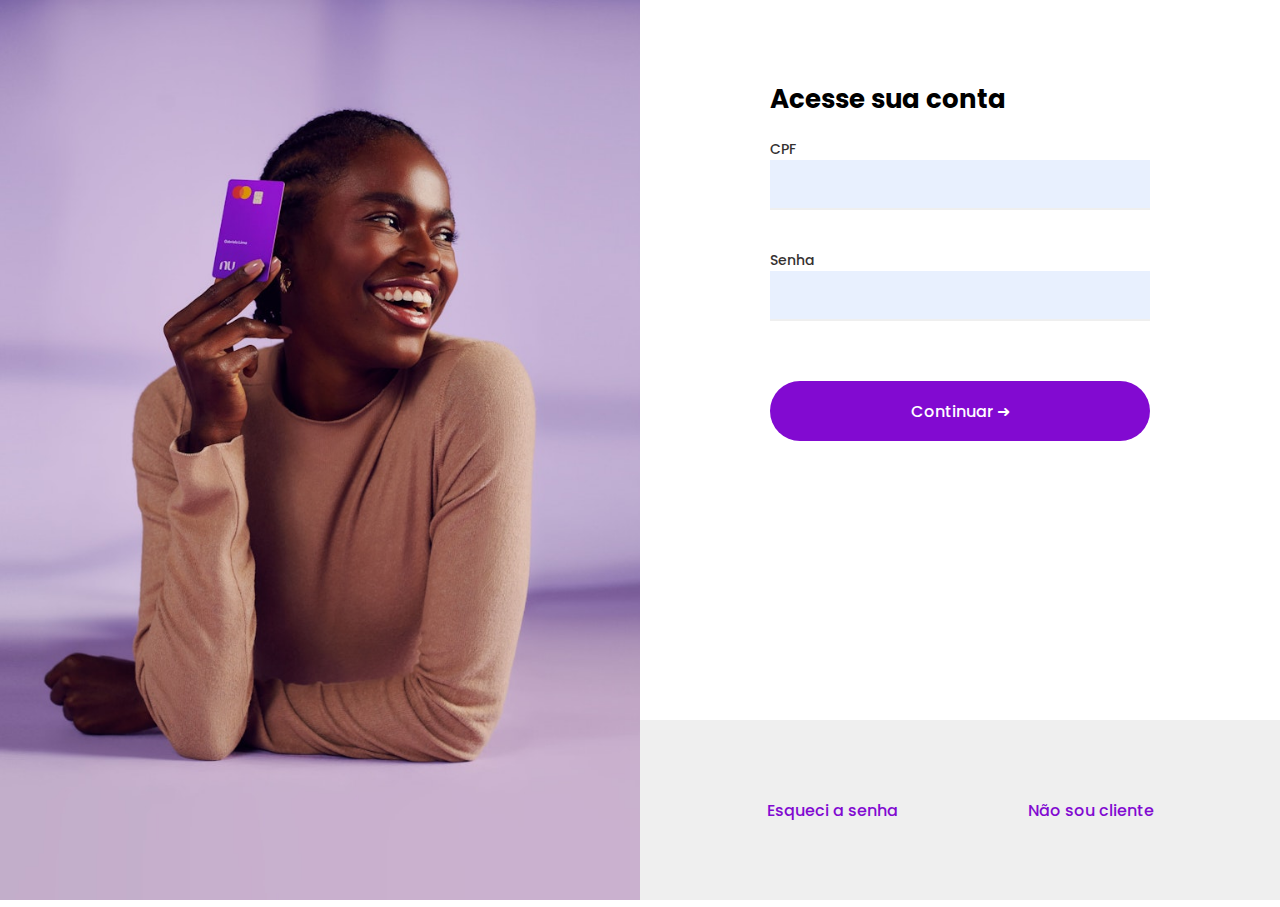
<file: index.html>
<!DOCTYPE html>
<html lang="pt-br">
<head>
    <meta charset="UTF-8">
    <meta name="viewport" content="width=device-width, initial-scale=1.0">
    <title>Login | Nubank</title>

    <!--FONTES-->
    <link rel="preconnect" href="https://fonts.googleapis.com">
    <link rel="preconnect" href="https://fonts.gstatic.com" crossorigin>
    <link href="https://fonts.googleapis.com/css2?family=Poppins:wght@300;400;500;600&family=Press+Start+2P&display=swap" rel="stylesheet">


    <!--FAVICO-->
    <link rel="shortcut icon" href="/assets /imgs/logo_favicon.png" type="image/x-icon">

    <!--ESTILO-->
    <link rel="stylesheet" href="/assets /style/acesso-conta.css">
    <link rel="stylesheet" href="/assets /style/global.css">
</head>
    <body>
        <main>
            <div class="img-login">
                <img src="/assets /imgs/img-login.jpg" alt="">
            </div>
        </main>

        <section>
            <div class="section-container">
                <div class="forms">
                    <h2>Acesse sua conta</h2>
                    <div class="forms-itens">
                        
                        <label for="cpf">CPF</label>
                        <input type="text" id="cpf" name="cpf" required>
                        

                        <label class="senha" for="senha">Senha</label>
                        
                        <input type="password" id="senha" name="senha" required>
                    </div>                    

                    <button class="btn" type="submit"><a href="/area-logada.html">Continuar ➜</a></button>
          
                </div>

            </div>
            <div class="footer">
                <ul>
                    <li>Esqueci a senha</li>
                    <li>Não sou cliente</li>
                </ul>
            </div>
        </section>
    </body>
</html>
</file>
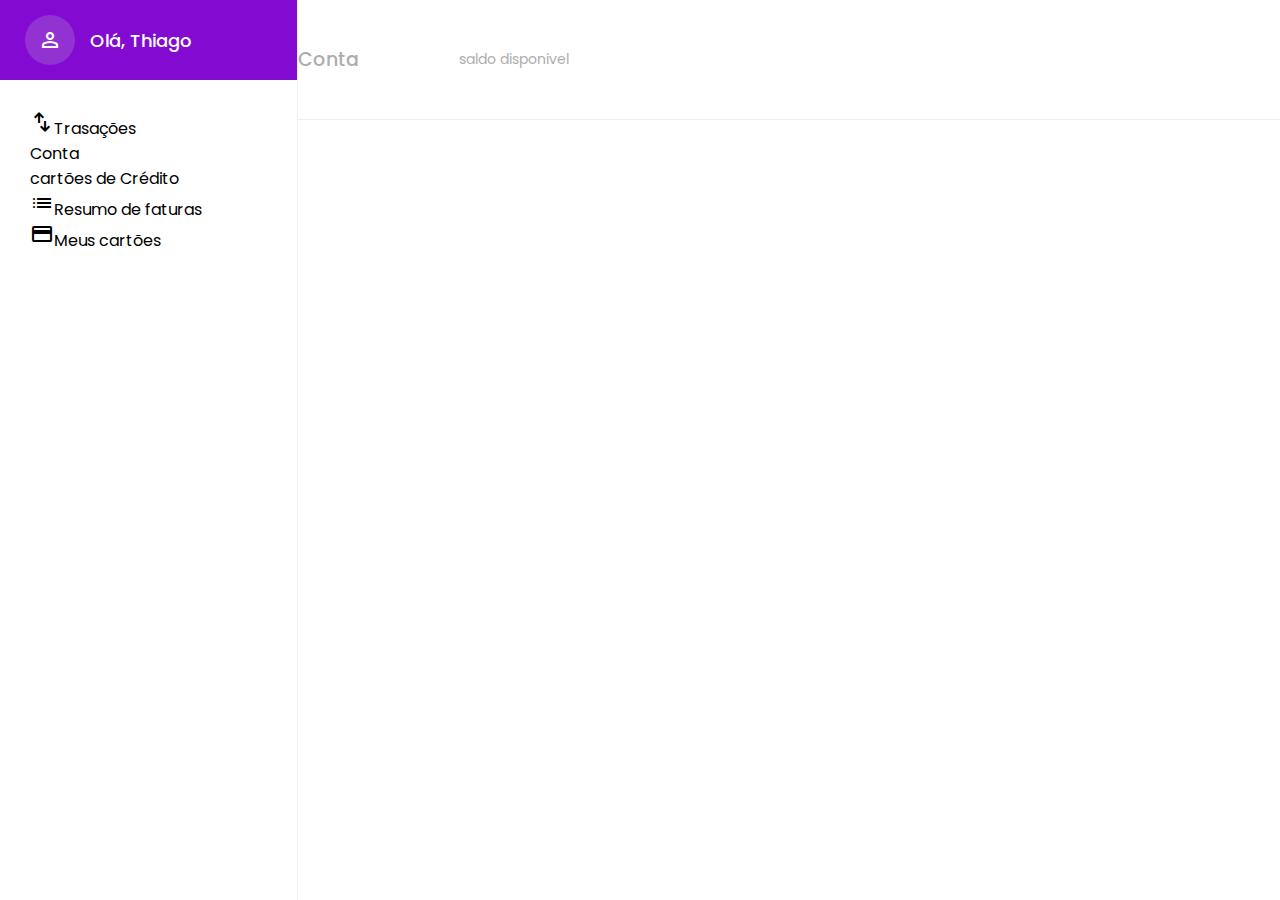
<file: area-logada.html>
<!DOCTYPE html>
<html lang="pr-br">
<head>
    <meta charset="UTF-8">
    <meta name="viewport" content="width=device-width, initial-scale=1.0">
    <title>Área logada | Nubank</title>

    <!--CSS-->
    <link rel="stylesheet" href="/assets /style/area-logada.css">
    <link rel="stylesheet" href="/assets /style/global.css">

    <!--FONTES-->
    <link rel="preconnect" href="https://fonts.googleapis.com">
    <link rel="preconnect" href="https://fonts.gstatic.com" crossorigin>
    <link href="https://fonts.googleapis.com/css2?family=Poppins:wght@300;400;500;600&family=Press+Start+2P&display=swap" rel="stylesheet">
    
    
    <!--FAVICO-->
    <link rel="shortcut icon" href="/assets /imgs/logo_favicon.png" type="image/x-icon">

    <!--ICONS-->
    <link rel="stylesheet" href="https://fonts.googleapis.com/css2?family=Material+Symbols+Outlined:opsz,wght,FILL,GRAD@24,400,0,0" />
</head>
<body>

    <div class="container">
        <div class="esquerdo">
            <div class="recepcao">
                <span class="material-symbols-outlined">
                    person
                </span>  <h2>Olá, Thiago</h2>
            </div>


            <div class="menu">
                <ul>
                    <li><span class="material-symbols-outlined">swap_vert</span>Trasações</li>
                    <ul>
                        <li>Conta</li>
                    </ul>
                    <li>cartões de Crédito</li>
                    <ul>
                        <li><span class="material-symbols-outlined">list</span>Resumo de faturas</li>
                        <li><span class="material-symbols-outlined">credit_card</span>Meus cartões</li>
                    </ul>
                </ul>
            </div>
        </div>


        <div class="direito">
          <div class="conta">
            <h2>Conta</h2>
            <p>saldo disponivel</p>
          </div>
        </div>
      </div>
</body>
</html>
</file>
<file: assets /style/acesso-conta.css>
body {
    display: grid;
    grid-template-columns: 1fr 1fr;
    height: 100vh;
}

main {
    max-height: 100%;
}

.img-login img {
    max-width: 100%;
    object-fit: cover;
    height: 100vh;
}


section {
    max-width: 100%;

}

.section-container {
    display: flex;
    justify-content: center;
    height: 80vh;
    max-width: 100%;
    
}

.forms {
    width: 380px;
    display: flex;
    flex-direction: column;
    margin-top: 80px;
}

.forms-itens {
    display: flex;
    flex-direction: column;
    margin-top: 20px;
    justify-content: space-between;
}


.forms h2 {
    font-size: 26px;
 }

label {
    font-weight: 500;
    color: #353131;
    font-size: 14px;
}

.senha {
    margin-top: 40px;
}

input {
    border: none;
    color: #000000;
    font-size: 22px;
    font-weight: 600;
    background-color: #E8F0FE;
    height: 50px;
    border-bottom: 2px solid #efefef;
}

.btn {
    margin-top: 60px;
}

.btn a{
    padding: 20px 100px;
    color: #FFFFFF;
}



.footer {
    color: #820AD1;
    font-size: 16px;
    font-weight: 500;
    background-color: #efefef   ;
    height: 20vh;
    display: flex;
    justify-content: center;
    align-items: center;
}

.footer ul {
    max-width: 100%;
    display: flex;
    gap: 130px;
}

.footer ul li:hover {
        cursor: pointer;
        color: #9254bb;

}
</file>
<file: assets /style/global.css>
*{
    text-decoration: none;
    font-style: none;
    list-style: none;
    background: none;
    margin: 0;
    padding: 0;
    box-sizing: border-box;
    font-family: poppins;
}

:root {
    --cor-principal: #820AD1;
  }

.btn {
    border: none;
    background-color: #820AD1;
    font-size: 16px;
    font-weight: 500;
    color: #ffffff;
    height: 60px;
    border-radius: 30px;
}

.btn:hover {
    cursor: pointer;
    background-color: #9254bb;
}
</file>
<file: assets /style/area-logada.css>
.container {
    display: flex;
    max-width: 100%;
    height: 100vh;
  }
  
  .esquerdo {
    flex: 1;
    border-right: 1px solid #EFEFEF ;
  }
  
  .direito {
    flex: 3.3;
    background-color: white; /* Cor de fundo para fins de ilustração */
  }

  .recepcao {
    color: #ffffff;
    display: flex;
    align-items: center;
    background-color: var(--cor-principal);
    height: 80px;
    padding-left: 25px;
  }

  .recepcao span {
    background-color: #9232d2;
    padding: 13px 13px;
    border-radius: 50%;
  }

  .recepcao h2 {
    font-size: 18px;
    margin-left: 15px;
    font-weight: 500;
  }


  /*MENU CANTO ESQUERDO*/

.menu {
    padding: 30px 0px 0px 30px;
}

.menu ul {
    justify-content: center;
}


.menu ul li {
    justify-content: center;
}


/*CONTA*/

.conta {
  display: flex;
  height: 120px;
  gap: 100px;
  border-bottom: 1px solid #EFEFEF;
  align-items: center;
  color: #ADADAD;
}

.conta h2 {
  font-size: 19px;
  font-weight: 500;
}

.conta p {
  font-size: 14px;
}
</file>
